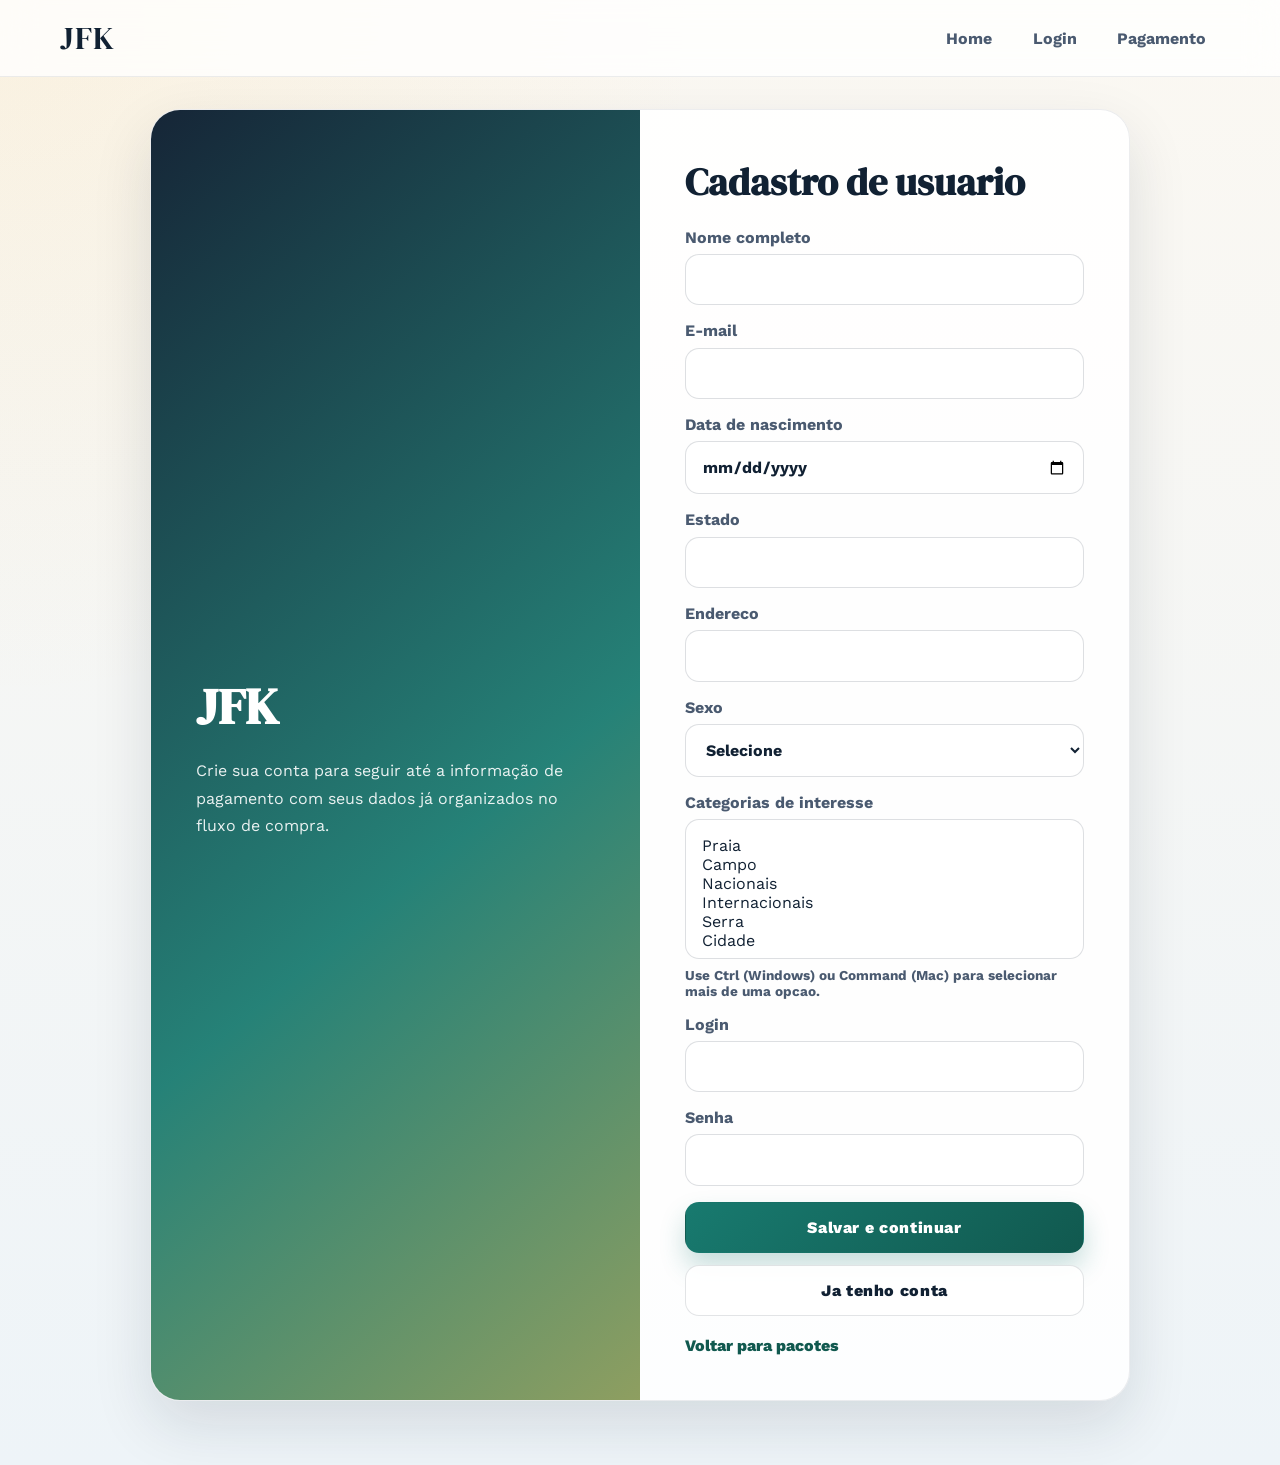
<file: cadastro.html>
<!DOCTYPE html>
<html lang="pt-BR">
<head>
    <meta charset="UTF-8">
    <meta name="viewport" content="width=device-width, initial-scale=1.0">
    <title>JFK | Cadastro</title>
    <link rel="stylesheet" href="style.css">
</head>
<body class="auth-body travel-body">
    <header class="site-header">
        <nav class="site-nav" aria-label="Navegação principal">
            <a class="brand" href="index.html">JFK</a>
            <div class="site-links">
                <a href="index.html">Home</a>
                <a href="login.html">Login</a>
                <a href="pagamento.html">Pagamento</a>
            </div>
        </nav>
    </header>
    <main class="auth-shell">
        <section class="auth-card" aria-labelledby="cadastro-titulo">
            <div class="auth-hero">
                <h1>JFK</h1>
                <p>Crie sua conta para seguir até a informação de pagamento com seus dados já organizados no fluxo de compra.</p>
            </div>
            <div class="auth-form-area">
                <h2 id="cadastro-titulo" class="auth-title">Cadastro de usuario</h2>
                <form class="auth-form" action="pagamento.html" method="get">
                    <div class="auth-field">
                        <label for="cadastro-nome">Nome completo</label>
                        <input id="cadastro-nome" name="nome" type="text" autocomplete="name" required>
                    </div>
                    <div class="auth-field">
                        <label for="cadastro-email">E-mail</label>
                        <input id="cadastro-email" name="email" type="email" autocomplete="email" required>
                    </div>
                    <div class="auth-field">
                        <label for="cadastro-nascimento">Data de nascimento</label>
                        <input id="cadastro-nascimento" name="nascimento" type="date" required>
                    </div>
                    <div class="auth-field">
                        <label for="cadastro-estado">Estado</label>
                        <input id="cadastro-estado" name="estado" type="text" autocomplete="address-level1" required>
                    </div>
                    <div class="auth-field">
                        <label for="cadastro-endereco">Endereco</label>
                        <input id="cadastro-endereco" name="endereco" type="text" autocomplete="street-address" required>
                    </div>
                    <div class="auth-field">
                        <label for="cadastro-sexo">Sexo</label>
                        <select id="cadastro-sexo" name="sexo" required>
                            <option value="" selected disabled>Selecione</option>
                            <option value="feminino">Feminino</option>
                            <option value="masculino">Masculino</option>
                            <option value="outro">Outro</option>
                            <option value="nao-informar">Prefiro nao informar</option>
                        </select>
                    </div>
                    <div class="auth-field">
                        <label for="cadastro-categorias">Categorias de interesse</label>
                        <select id="cadastro-categorias" name="categorias" multiple required>
                            <option value="praia">Praia</option>
                            <option value="campo">Campo</option>
                            <option value="nacionais">Nacionais</option>
                            <option value="internacionais">Internacionais</option>
                            <option value="serra">Serra</option>
                            <option value="cidade">Cidade</option>
                        </select>
                        <p class="auth-help">Use Ctrl (Windows) ou Command (Mac) para selecionar mais de uma opcao.</p>
                    </div>
                    <div class="auth-field">
                        <label for="cadastro-login">Login</label>
                        <input id="cadastro-login" name="login" type="text" autocomplete="username" required>
                    </div>
                    <div class="auth-field">
                        <label for="cadastro-senha">Senha</label>
                        <input id="cadastro-senha" name="senha" type="password" autocomplete="new-password" required>
                    </div>
                    <div class="auth-actions">
                        <button type="submit" class="btn-primary">Salvar e continuar</button>
                        <a class="btn-secondary" href="login.html" role="button">Ja tenho conta</a>
                    </div>
                </form>
                <a class="auth-back" href="index.html">Voltar para pacotes</a>
            </div>
        </section>
    </main>
</body>
</html>
</file>
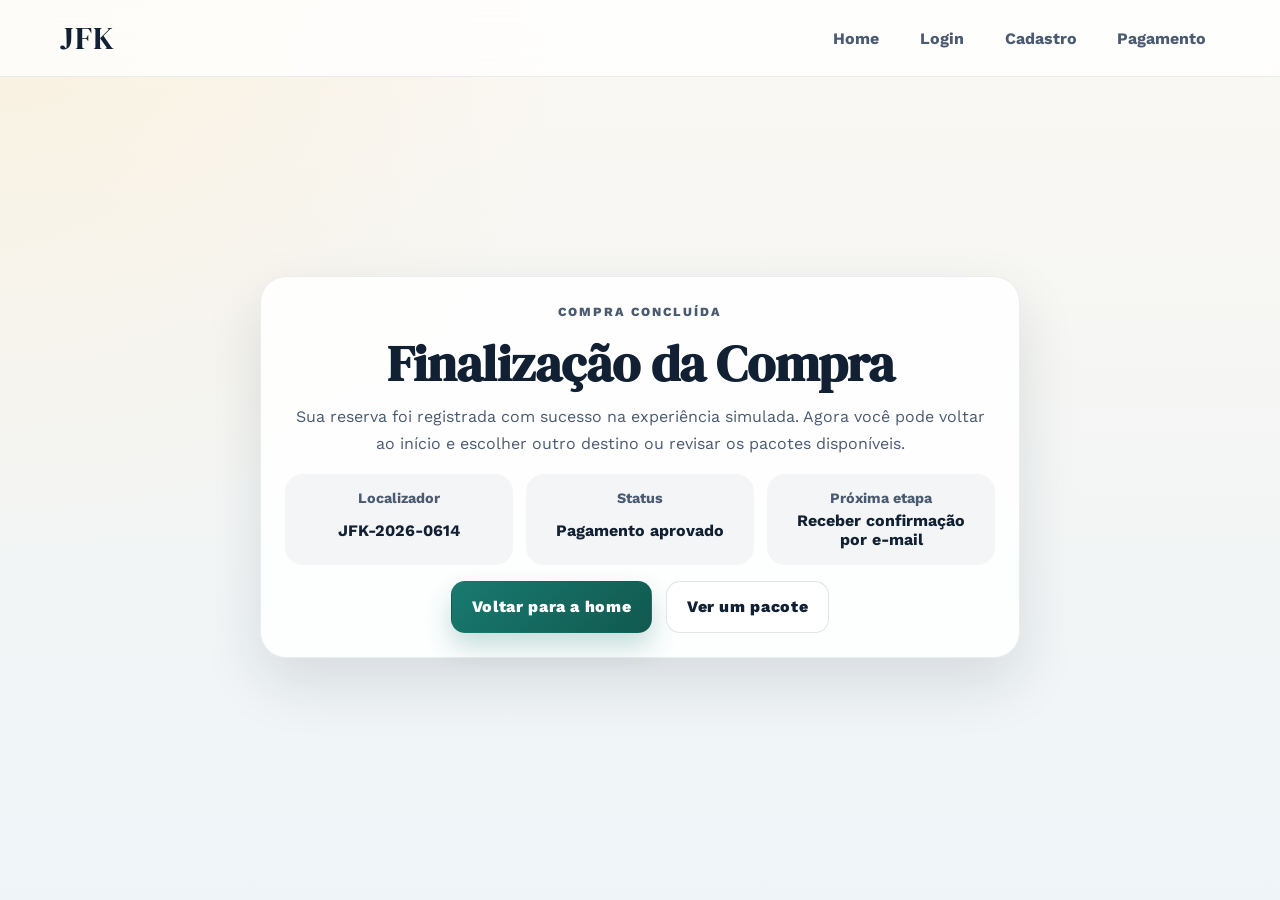
<file: finalizacao.html>
<!DOCTYPE html>
<html lang="pt-BR">
<head>
    <meta charset="UTF-8">
    <meta name="viewport" content="width=device-width, initial-scale=1.0">
    <title>JFK | Finalização da Compra</title>
    <link rel="stylesheet" href="style.css">
</head>
<body class="travel-body">
    <header class="site-header">
        <nav class="site-nav" aria-label="Navegação principal">
            <a class="brand" href="index.html">JFK</a>
            <div class="site-links">
                <a href="index.html">Home</a>
                <a href="login.html">Login</a>
                <a href="cadastro.html">Cadastro</a>
                <a href="pagamento.html">Pagamento</a>
            </div>
        </nav>
    </header>

    <main class="finish-shell">
        <section class="finish-card">
            <p class="eyebrow">Compra concluída</p>
            <h1>Finalização da Compra</h1>
            <p>Sua reserva foi registrada com sucesso na experiência simulada. Agora você pode voltar ao início e escolher outro destino ou revisar os pacotes disponíveis.</p>

            <div class="finish-summary">
                <div>
                    <span>Localizador</span>
                    <strong>JFK-2026-0614</strong>
                </div>
                <div>
                    <span>Status</span>
                    <strong>Pagamento aprovado</strong>
                </div>
                <div>
                    <span>Próxima etapa</span>
                    <strong>Receber confirmação por e-mail</strong>
                </div>
            </div>

            <div class="detail-actions">
                <a class="btn-primary" href="index.html">Voltar para a home</a>
                <a class="btn-secondary" href="pacote-paris.html">Ver um pacote</a>
            </div>
        </section>
    </main>
</body>
</html>
</file>
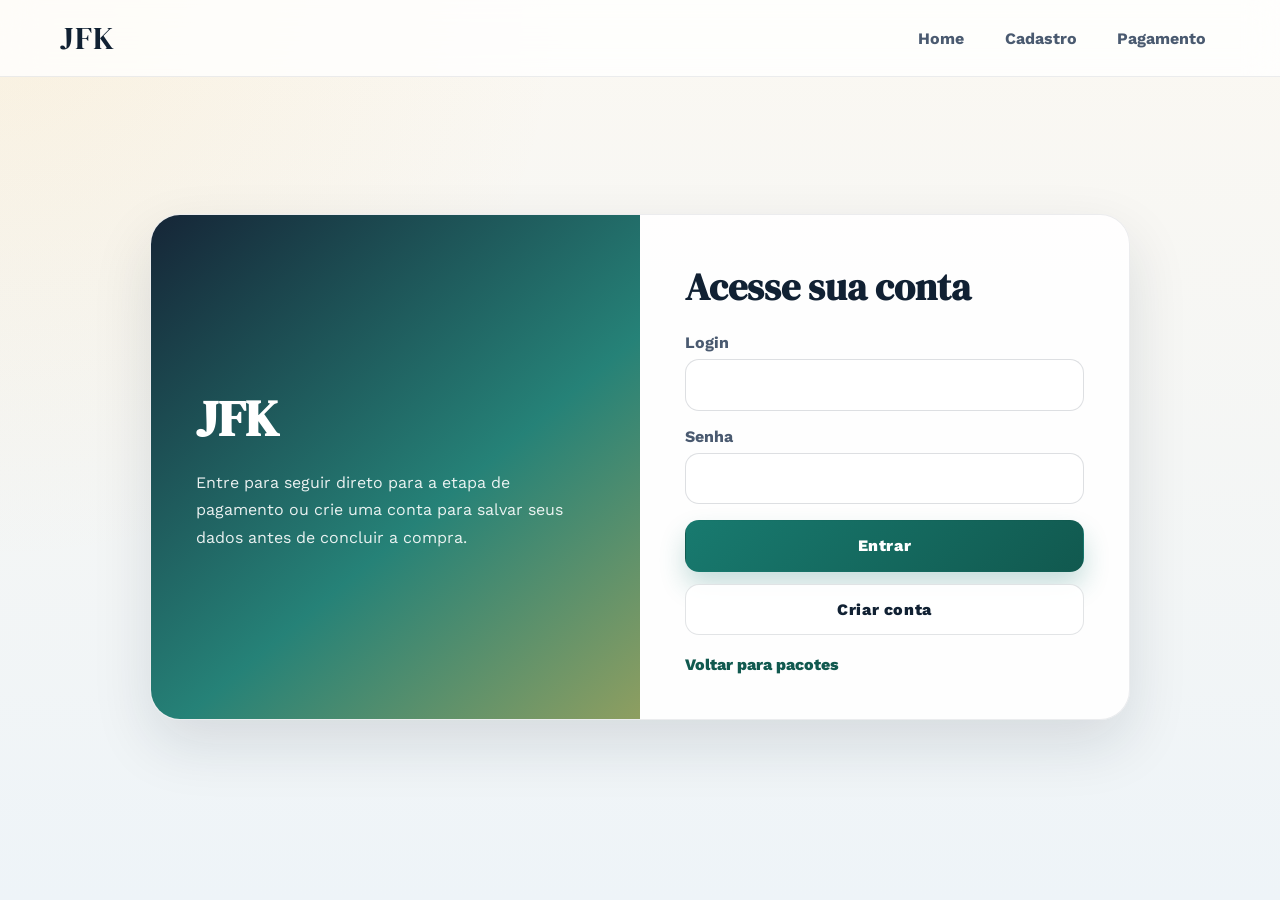
<file: login.html>
<!DOCTYPE html>
<html lang="pt-BR">
<head>
    <meta charset="UTF-8">
    <meta name="viewport" content="width=device-width, initial-scale=1.0">
    <title>JFK | Login</title>
    <link rel="stylesheet" href="style.css">
</head>
<body class="auth-body travel-body">
    <header class="site-header">
        <nav class="site-nav" aria-label="Navegação principal">
            <a class="brand" href="index.html">JFK</a>
            <div class="site-links">
                <a href="index.html">Home</a>
                <a href="cadastro.html">Cadastro</a>
                <a href="pagamento.html">Pagamento</a>
            </div>
        </nav>
    </header>
    <main class="auth-shell">
        <section class="auth-card" aria-labelledby="login-titulo">
            <div class="auth-hero">
                <h1>JFK</h1>
                <p>Entre para seguir direto para a etapa de pagamento ou crie uma conta para salvar seus dados antes de concluir a compra.</p>
            </div>
            <div class="auth-form-area">
                <h2 id="login-titulo" class="auth-title">Acesse sua conta</h2>
                <form class="auth-form" action="pagamento.html" method="get">
                    <div class="auth-field">
                        <label for="login-usuario">Login</label>
                        <input id="login-usuario" name="login" type="text" autocomplete="username" required>
                    </div>
                    <div class="auth-field">
                        <label for="login-senha">Senha</label>
                        <input id="login-senha" name="senha" type="password" autocomplete="current-password" required>
                    </div>
                    <div class="auth-actions">
                        <button type="submit" class="btn-primary">Entrar</button>
                        <a class="btn-secondary" href="cadastro.html" role="button">Criar conta</a>
                    </div>
                </form>
                <a class="auth-back" href="index.html">Voltar para pacotes</a>
            </div>
        </section>
    </main>
</body>
</html>
</file>
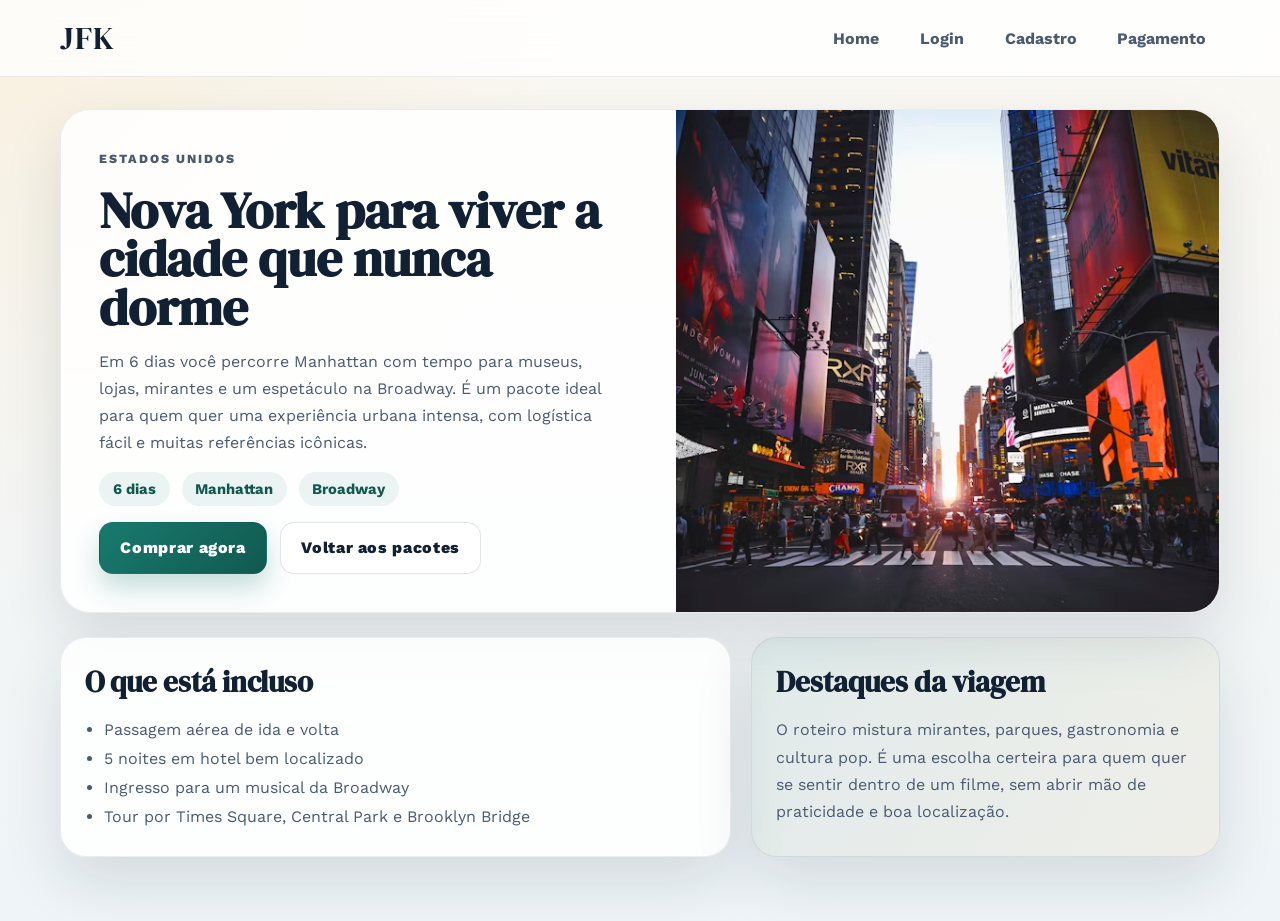
<file: pacote-nova-york.html>
<!DOCTYPE html>
<html lang="pt-BR">
<head>
    <meta charset="UTF-8">
    <meta name="viewport" content="width=device-width, initial-scale=1.0">
    <title>JFK | Nova York</title>
    <link rel="stylesheet" href="style.css">
</head>
<body class="travel-body">
    <header class="site-header">
        <nav class="site-nav" aria-label="Navegação principal">
            <a class="brand" href="index.html">JFK</a>
            <div class="site-links">
                <a href="index.html">Home</a>
                <a href="login.html">Login</a>
                <a href="cadastro.html">Cadastro</a>
                <a href="pagamento.html">Pagamento</a>
            </div>
        </nav>
    </header>

    <main class="travel-main">
        <section class="detail-hero">
            <div class="detail-copy">
                <p class="eyebrow">Estados Unidos</p>
                <h1>Nova York para viver a cidade que nunca dorme</h1>
                <p>Em 6 dias você percorre Manhattan com tempo para museus, lojas, mirantes e um espetáculo na Broadway. É um pacote ideal para quem quer uma experiência urbana intensa, com logística fácil e muitas referências icônicas.</p>
                <div class="detail-meta">
                    <span>6 dias</span>
                    <span>Manhattan</span>
                    <span>Broadway</span>
                </div>
                <div class="detail-actions">
                    <a class="btn-primary" href="login.html">Comprar agora</a>
                    <a class="btn-secondary" href="index.html">Voltar aos pacotes</a>
                </div>
            </div>
            <figure class="detail-media">
                <img src="img/photo-newyork.avif" alt="Skyline de Nova York com prédios iluminados" />
            </figure>
        </section>

        <section class="detail-grid" aria-label="Detalhes do pacote Nova York">
            <article class="info-panel">
                <h2>O que está incluso</h2>
                <ul>
                    <li>Passagem aérea de ida e volta</li>
                    <li>5 noites em hotel bem localizado</li>
                    <li>Ingresso para um musical da Broadway</li>
                    <li>Tour por Times Square, Central Park e Brooklyn Bridge</li>
                </ul>
            </article>
            <article class="info-panel highlight-panel">
                <h2>Destaques da viagem</h2>
                <p>O roteiro mistura mirantes, parques, gastronomia e cultura pop. É uma escolha certeira para quem quer se sentir dentro de um filme, sem abrir mão de praticidade e boa localização.</p>
            </article>
        </section>
    </main>
</body>
</html>
</file>
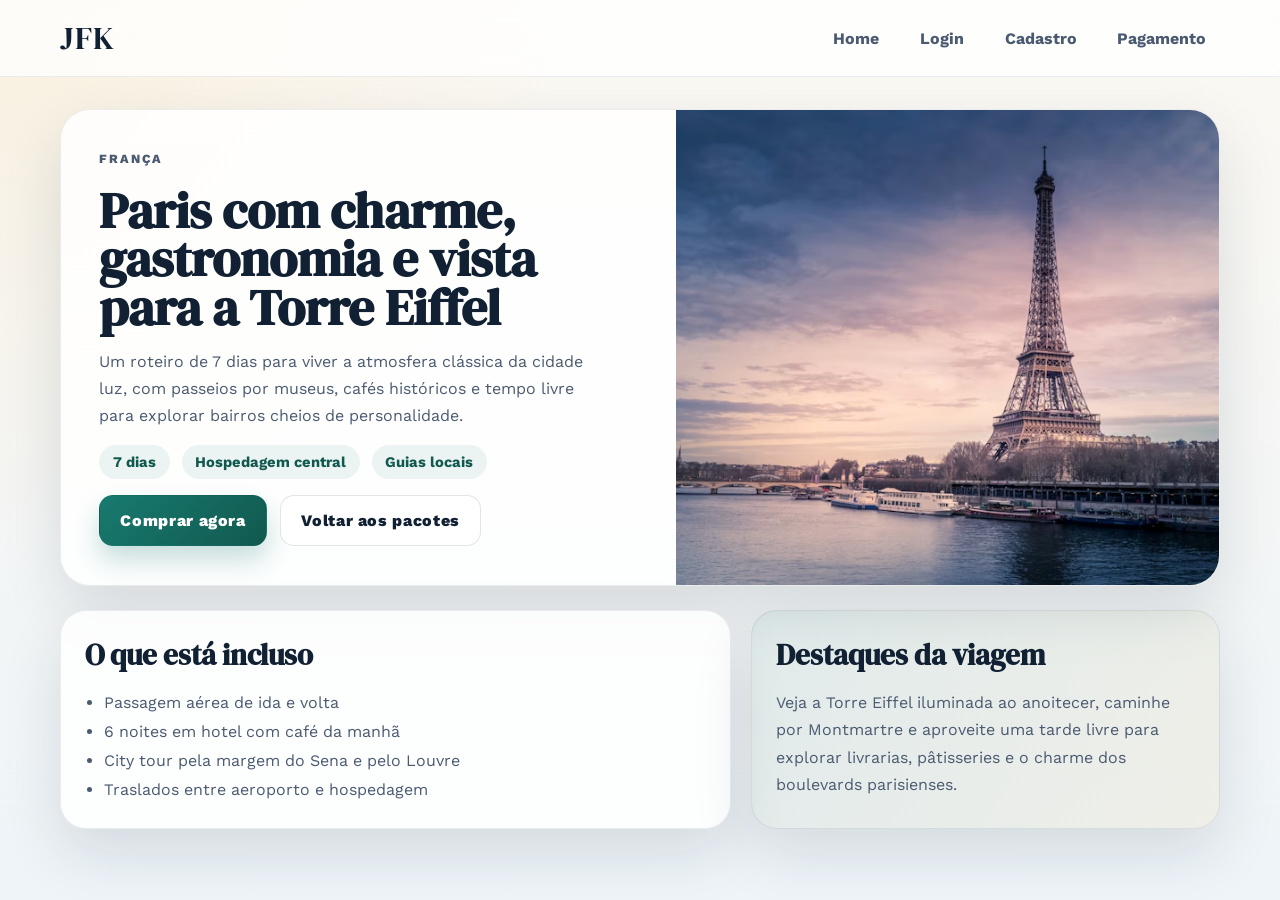
<file: pacote-paris.html>
<!DOCTYPE html>
<html lang="pt-BR">
<head>
    <meta charset="UTF-8">
    <meta name="viewport" content="width=device-width, initial-scale=1.0">
    <title>JFK | Paris</title>
    <link rel="stylesheet" href="style.css">
</head>
<body class="travel-body">
    <header class="site-header">
        <nav class="site-nav" aria-label="Navegação principal">
            <a class="brand" href="index.html">JFK</a>
            <div class="site-links">
                <a href="index.html">Home</a>
                <a href="login.html">Login</a>
                <a href="cadastro.html">Cadastro</a>
                <a href="pagamento.html">Pagamento</a>
            </div>
        </nav>
    </header>

    <main class="travel-main">
        <section class="detail-hero">
            <div class="detail-copy">
                <p class="eyebrow">França</p>
                <h1>Paris com charme, gastronomia e vista para a Torre Eiffel</h1>
                <p>Um roteiro de 7 dias para viver a atmosfera clássica da cidade luz, com passeios por museus, cafés históricos e tempo livre para explorar bairros cheios de personalidade.</p>
                <div class="detail-meta">
                    <span>7 dias</span>
                    <span>Hospedagem central</span>
                    <span>Guias locais</span>
                </div>
                <div class="detail-actions">
                    <a class="btn-primary" href="login.html">Comprar agora</a>
                    <a class="btn-secondary" href="index.html">Voltar aos pacotes</a>
                </div>
            </div>
            <figure class="detail-media">
                <img src="img/photo-paris.avif" alt="Vista da cidade de Paris com clima turístico" />
            </figure>
        </section>

        <section class="detail-grid" aria-label="Detalhes do pacote Paris">
            <article class="info-panel">
                <h2>O que está incluso</h2>
                <ul>
                    <li>Passagem aérea de ida e volta</li>
                    <li>6 noites em hotel com café da manhã</li>
                    <li>City tour pela margem do Sena e pelo Louvre</li>
                    <li>Traslados entre aeroporto e hospedagem</li>
                </ul>
            </article>
            <article class="info-panel highlight-panel">
                <h2>Destaques da viagem</h2>
                <p>Veja a Torre Eiffel iluminada ao anoitecer, caminhe por Montmartre e aproveite uma tarde livre para explorar livrarias, pâtisseries e o charme dos boulevards parisienses.</p>
            </article>
        </section>
    </main>
</body>
</html>
</file>
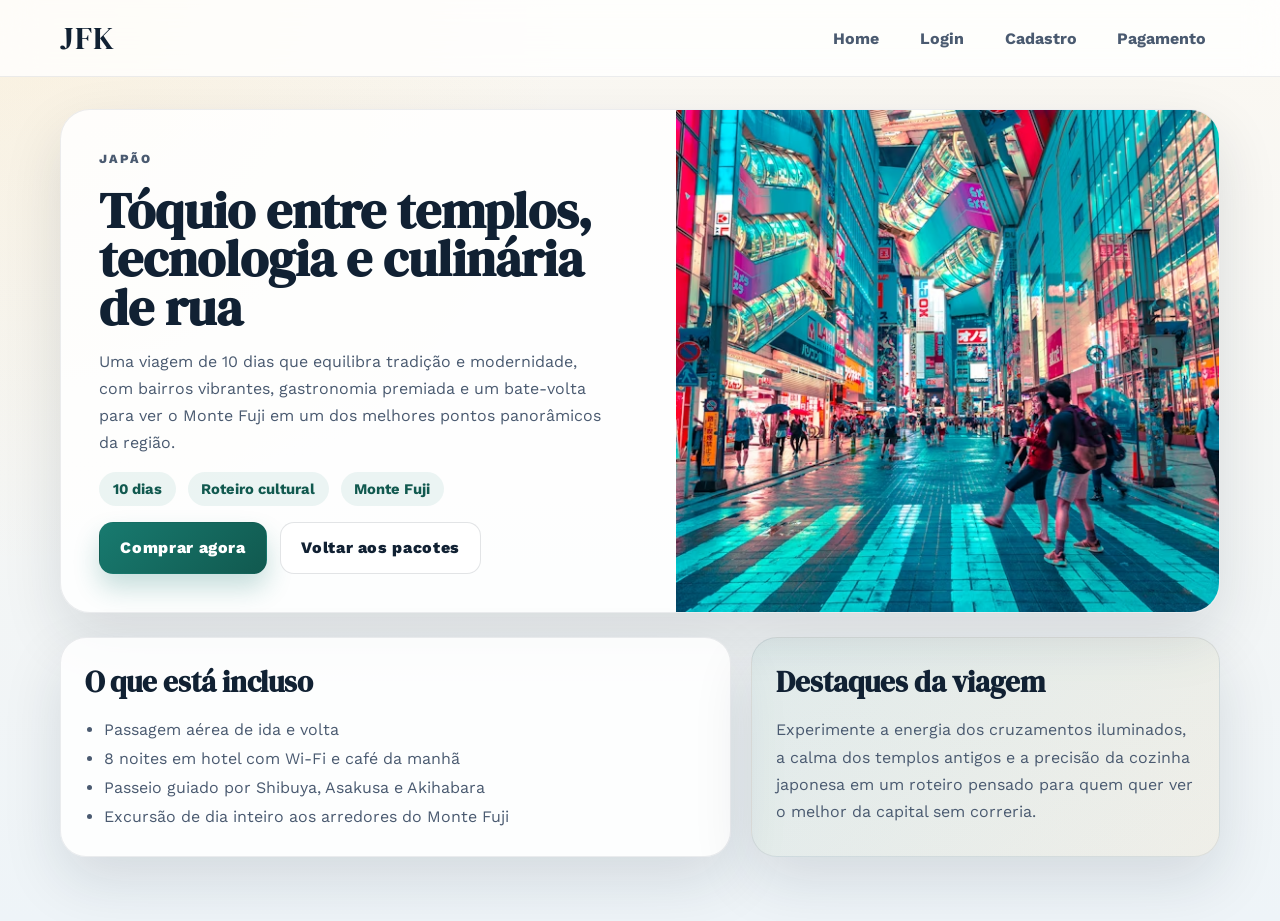
<file: pacote-toquio.html>
<!DOCTYPE html>
<html lang="pt-BR">
<head>
    <meta charset="UTF-8">
    <meta name="viewport" content="width=device-width, initial-scale=1.0">
    <title>JFK | Tóquio</title>
    <link rel="stylesheet" href="style.css">
</head>
<body class="travel-body">
    <header class="site-header">
        <nav class="site-nav" aria-label="Navegação principal">
            <a class="brand" href="index.html">JFK</a>
            <div class="site-links">
                <a href="index.html">Home</a>
                <a href="login.html">Login</a>
                <a href="cadastro.html">Cadastro</a>
                <a href="pagamento.html">Pagamento</a>
            </div>
        </nav>
    </header>

    <main class="travel-main">
        <section class="detail-hero">
            <div class="detail-copy">
                <p class="eyebrow">Japão</p>
                <h1>Tóquio entre templos, tecnologia e culinária de rua</h1>
                <p>Uma viagem de 10 dias que equilibra tradição e modernidade, com bairros vibrantes, gastronomia premiada e um bate-volta para ver o Monte Fuji em um dos melhores pontos panorâmicos da região.</p>
                <div class="detail-meta">
                    <span>10 dias</span>
                    <span>Roteiro cultural</span>
                    <span>Monte Fuji</span>
                </div>
                <div class="detail-actions">
                    <a class="btn-primary" href="login.html">Comprar agora</a>
                    <a class="btn-secondary" href="index.html">Voltar aos pacotes</a>
                </div>
            </div>
            <figure class="detail-media">
                <img src="img/photo-tokio.avif" alt="Paisagem urbana de Tóquio com luzes noturnas" />
            </figure>
        </section>

        <section class="detail-grid" aria-label="Detalhes do pacote Tóquio">
            <article class="info-panel">
                <h2>O que está incluso</h2>
                <ul>
                    <li>Passagem aérea de ida e volta</li>
                    <li>8 noites em hotel com Wi-Fi e café da manhã</li>
                    <li>Passeio guiado por Shibuya, Asakusa e Akihabara</li>
                    <li>Excursão de dia inteiro aos arredores do Monte Fuji</li>
                </ul>
            </article>
            <article class="info-panel highlight-panel">
                <h2>Destaques da viagem</h2>
                <p>Experimente a energia dos cruzamentos iluminados, a calma dos templos antigos e a precisão da cozinha japonesa em um roteiro pensado para quem quer ver o melhor da capital sem correria.</p>
            </article>
        </section>
    </main>
</body>
</html>
</file>
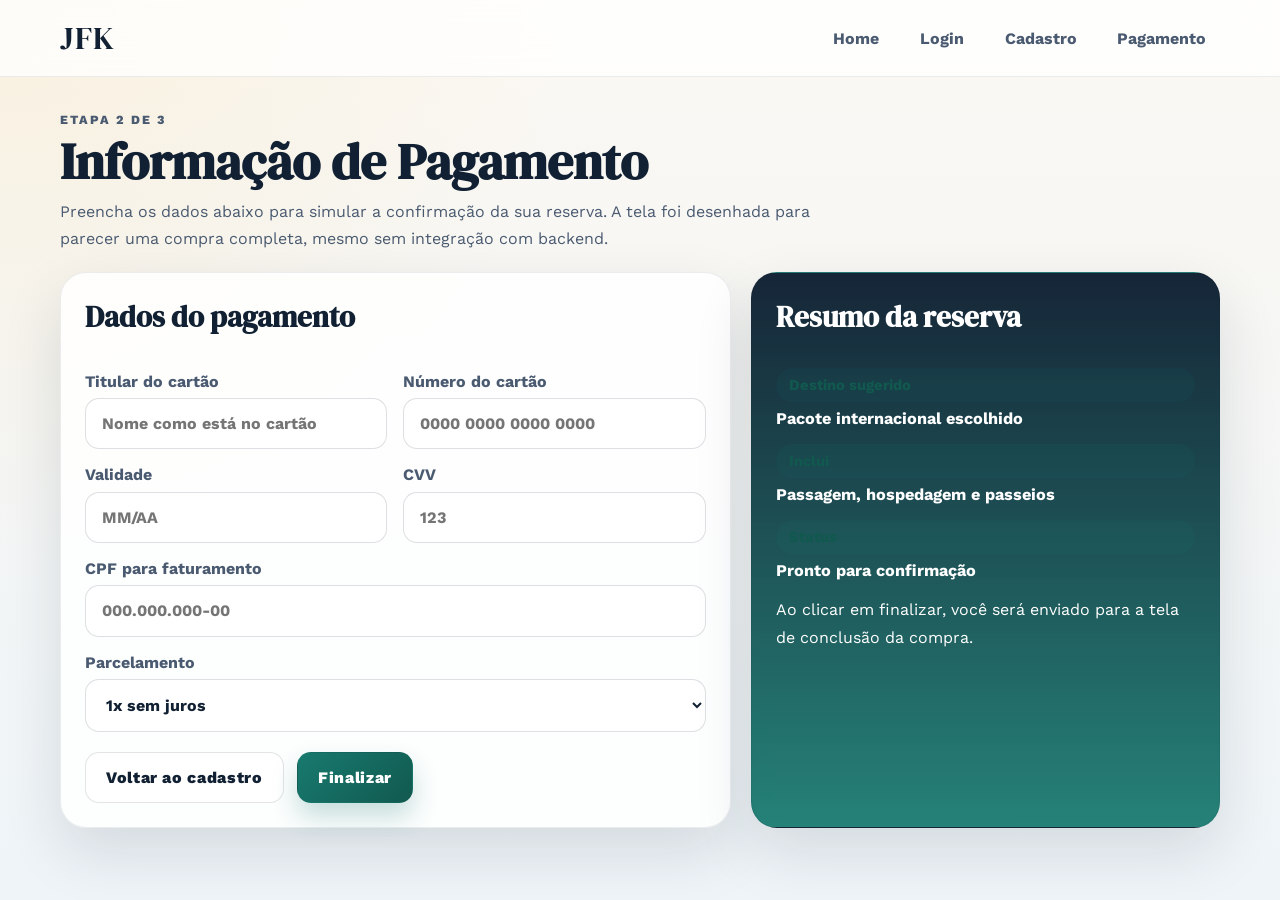
<file: pagamento.html>
<!DOCTYPE html>
<html lang="pt-BR">
<head>
    <meta charset="UTF-8">
    <meta name="viewport" content="width=device-width, initial-scale=1.0">
    <title>JFK | Informação de Pagamento</title>
    <link rel="stylesheet" href="style.css">
</head>
<body class="travel-body">
    <header class="site-header">
        <nav class="site-nav" aria-label="Navegação principal">
            <a class="brand" href="index.html">JFK</a>
            <div class="site-links">
                <a href="index.html">Home</a>
                <a href="login.html">Login</a>
                <a href="cadastro.html">Cadastro</a>
                <a href="pagamento.html">Pagamento</a>
            </div>
        </nav>
    </header>

    <main class="checkout-shell">
        <section class="checkout-hero">
            <p class="eyebrow">Etapa 2 de 3</p>
            <h1>Informação de Pagamento</h1>
            <p>Preencha os dados abaixo para simular a confirmação da sua reserva. A tela foi desenhada para parecer uma compra completa, mesmo sem integração com backend.</p>
        </section>

        <section class="checkout-grid">
            <form class="checkout-card" action="finalizacao.html" method="get">
                <h2>Dados do pagamento</h2>
                <div class="checkout-form-grid">
                    <label class="checkout-field" for="titular">
                        <span>Titular do cartão</span>
                        <input id="titular" name="titular" type="text" placeholder="Nome como está no cartão" required>
                    </label>
                    <label class="checkout-field" for="numero-cartao">
                        <span>Número do cartão</span>
                        <input id="numero-cartao" name="numero-cartao" type="text" inputmode="numeric" placeholder="0000 0000 0000 0000" required>
                    </label>
                    <label class="checkout-field" for="validade">
                        <span>Validade</span>
                        <input id="validade" name="validade" type="text" placeholder="MM/AA" required>
                    </label>
                    <label class="checkout-field" for="cvv">
                        <span>CVV</span>
                        <input id="cvv" name="cvv" type="password" inputmode="numeric" placeholder="123" required>
                    </label>
                    <label class="checkout-field checkout-field-full" for="cpf">
                        <span>CPF para faturamento</span>
                        <input id="cpf" name="cpf" type="text" placeholder="000.000.000-00" required>
                    </label>
                    <label class="checkout-field checkout-field-full" for="parcelamento">
                        <span>Parcelamento</span>
                        <select id="parcelamento" name="parcelamento" required>
                            <option value="1x">1x sem juros</option>
                            <option value="3x">3x sem juros</option>
                            <option value="6x">6x com acréscimo</option>
                        </select>
                    </label>
                </div>
                <div class="checkout-actions">
                    <a class="btn-secondary" href="cadastro.html">Voltar ao cadastro</a>
                    <button type="submit" class="btn-primary">Finalizar</button>
                </div>
            </form>

            <aside class="summary-card" aria-label="Resumo da reserva">
                <h2>Resumo da reserva</h2>
                <div class="summary-item">
                    <span>Destino sugerido</span>
                    <strong>Pacote internacional escolhido</strong>
                </div>
                <div class="summary-item">
                    <span>Inclui</span>
                    <strong>Passagem, hospedagem e passeios</strong>
                </div>
                <div class="summary-item">
                    <span>Status</span>
                    <strong>Pronto para confirmação</strong>
                </div>
                <p class="summary-note">Ao clicar em finalizar, você será enviado para a tela de conclusão da compra.</p>
            </aside>
        </section>
    </main>
</body>
</html>
</file>
<file: style.css>
@import url('https://fonts.googleapis.com/css2?family=DM+Serif+Display&family=Work+Sans:wght@400;500;600;700;800&display=swap');

:root {
    --ink: #112133;
    --ink-soft: #4a5a70;
    --paper: #f6f1e8;
    --paper-2: #edf2f7;
    --gold: #f1b43b;
    --teal: #187a6f;
    --teal-dark: #11594f;
    --card: #ffffff;
    --shadow: 0 24px 60px rgba(17, 33, 51, 0.12);
}

* {
    margin: 0;
    padding: 0;
    box-sizing: border-box;
}

html {
    scroll-behavior: smooth;
}

body {
    font-family: 'Work Sans', Arial, sans-serif;
    color: var(--ink);
    background:
        radial-gradient(circle at top left, rgba(241, 180, 59, 0.12), transparent 34%),
        radial-gradient(circle at right top, rgba(24, 122, 111, 0.11), transparent 28%),
        linear-gradient(180deg, #fbf8f2 0%, #edf3f8 100%);
    min-height: 100vh;
}

a {
    color: inherit;
}

img {
    display: block;
    max-width: 100%;
}

button,
input,
select {
    font: inherit;
}

.travel-body {
    background:
        radial-gradient(circle at top left, rgba(241, 180, 59, 0.10), transparent 36%),
        linear-gradient(180deg, #fbf8f2 0%, #eef4f8 100%);
}

.site-header {
    position: sticky;
    top: 0;
    z-index: 50;
    backdrop-filter: blur(16px);
    background: rgba(255, 255, 255, 0.78);
    border-bottom: 1px solid rgba(17, 33, 51, 0.08);
}

.site-nav {
    max-width: 1200px;
    margin: 0 auto;
    padding: 1rem 1.25rem;
    display: flex;
    align-items: center;
    justify-content: space-between;
    gap: 1rem;
}

.brand {
    font-family: 'DM Serif Display', 'Times New Roman', serif;
    font-size: 2rem;
    text-decoration: none;
    letter-spacing: 1px;
}

.site-links {
    display: flex;
    flex-wrap: wrap;
    gap: 0.85rem;
}

.site-links a {
    text-decoration: none;
    color: var(--ink-soft);
    font-weight: 700;
    padding: 0.55rem 0.85rem;
    border-radius: 999px;
    transition: background 0.2s ease, color 0.2s ease, transform 0.2s ease;
}

.site-links a:hover {
    background: rgba(24, 122, 111, 0.08);
    color: var(--teal-dark);
    transform: translateY(-1px);
}

.travel-main {
    max-width: 1200px;
    margin: 0 auto;
    padding: 2rem 1.25rem 4rem;
}

.eyebrow {
    display: inline-flex;
    align-items: center;
    gap: 0.5rem;
    text-transform: uppercase;
    letter-spacing: 0.16em;
    font-size: 0.78rem;
    font-weight: 800;
    color: var(--teal);
}

.btn-primary,
.btn-secondary,
.package-link {
    display: inline-flex;
    align-items: center;
    justify-content: center;
    padding: 0.95rem 1.25rem;
    border-radius: 14px;
    text-decoration: none;
    font-weight: 800;
    letter-spacing: 0.04em;
    border: 1px solid transparent;
    transition: transform 0.2s ease, box-shadow 0.2s ease, background 0.2s ease;
}

.btn-primary {
    background: linear-gradient(135deg, var(--teal) 0%, var(--teal-dark) 100%);
    color: #fff;
    box-shadow: 0 14px 26px rgba(24, 122, 111, 0.24);
}

.btn-secondary {
    background: rgba(255, 255, 255, 0.9);
    color: var(--ink);
    border-color: rgba(17, 33, 51, 0.12);
}

.btn-primary:hover,
.btn-secondary:hover,
.package-link:hover {
    transform: translateY(-1px);
}

.hero-banner {
    display: grid;
    grid-template-columns: minmax(0, 1.05fr) minmax(0, 1fr);
    gap: 1.5rem;
    align-items: stretch;
    margin-bottom: 2.5rem;
}

.hero-copy,
.hero-visual,
.detail-hero,
.info-panel,
.checkout-card,
.summary-card,
.finish-card {
    background: rgba(255, 255, 255, 0.84);
    border: 1px solid rgba(17, 33, 51, 0.08);
    box-shadow: var(--shadow);
}

.hero-copy {
    border-radius: 28px;
    padding: 2.5rem;
    display: flex;
    flex-direction: column;
    justify-content: center;
    gap: 1.25rem;
}

.hero-copy h1,
.detail-copy h1,
.checkout-hero h1,
.finish-card h1 {
    font-family: 'DM Serif Display', 'Times New Roman', serif;
    font-size: clamp(2.4rem, 4vw, 4.4rem);
    line-height: 0.95;
}

.hero-copy p,
.detail-copy p,
.checkout-hero p,
.finish-card p,
.summary-note,
.info-panel p,
.package-card p {
    color: var(--ink-soft);
    line-height: 1.7;
}

.hero-copy .hero-actions,
.detail-actions,
.checkout-actions {
    display: flex;
    flex-wrap: wrap;
    gap: 0.85rem;
}

.hero-visual {
    border-radius: 28px;
    padding: 1rem;
}

.banner-shell {
    height: 100%;
    display: grid;
    grid-template-columns: auto 1fr auto;
    gap: 0.85rem;
    align-items: center;
}

.banner-control {
    width: 52px;
    height: 52px;
    border: 1px solid rgba(17, 33, 51, 0.12);
    background: #fff;
    color: var(--ink);
    border-radius: 50%;
    cursor: pointer;
    font-size: 1.35rem;
    box-shadow: 0 10px 18px rgba(17, 33, 51, 0.08);
}

.banner-frame {
    min-height: 420px;
    border-radius: 22px;
    overflow: hidden;
    position: relative;
    background: linear-gradient(135deg, #dce6ef 0%, #f4ecdf 100%);
}

.banner-frame img {
    width: 100%;
    height: 100%;
    object-fit: cover;
}

.banner-frame::after {
    content: '';
    position: absolute;
    inset: auto 0 0;
    height: 42%;
    background: linear-gradient(180deg, rgba(12, 25, 38, 0) 0%, rgba(12, 25, 38, 0.48) 100%);
}

.banner-copy {
    position: absolute;
    inset: auto 0 0;
    z-index: 1;
    padding: 1.5rem;
    color: #fff;
}

.banner-copy h2 {
    font-family: 'DM Serif Display', 'Times New Roman', serif;
    font-size: 1.9rem;
    margin-bottom: 0.35rem;
}

.banner-copy p {
    max-width: 34ch;
    color: rgba(255, 255, 255, 0.88);
}

.section-heading {
    display: flex;
    flex-direction: column;
    gap: 0.45rem;
    margin: 1.5rem 0 1.25rem;
}

.section-heading h2 {
    font-family: 'DM Serif Display', 'Times New Roman', serif;
    font-size: clamp(2rem, 3vw, 2.8rem);
}

.section-heading p {
    color: var(--ink-soft);
    max-width: 68ch;
    line-height: 1.7;
}

.packages-grid {
    display: grid;
    grid-template-columns: repeat(4, minmax(0, 1fr));
    gap: 1.25rem;
}

.package-card {
    display: flex;
    flex-direction: column;
    border-radius: 24px;
    overflow: hidden;
    text-decoration: none;
    min-height: 100%;
    transition: transform 0.2s ease, box-shadow 0.2s ease;
}

.package-card:hover {
    transform: translateY(-4px);
    box-shadow: 0 20px 40px rgba(17, 33, 51, 0.14);
}

.package-thumb {
    aspect-ratio: 4 / 3;
    position: relative;
    overflow: hidden;
}

.package-thumb img {
    width: 100%;
    height: 100%;
    object-fit: cover;
    transition: transform 0.35s ease;
}

.package-card:hover .package-thumb img {
    transform: scale(1.04);
}

.package-content {
    flex: 1;
    padding: 1.25rem;
    background: rgba(255, 255, 255, 0.9);
    display: flex;
    flex-direction: column;
    gap: 0.8rem;
}

.package-content h3 {
    font-family: 'DM Serif Display', 'Times New Roman', serif;
    font-size: 1.55rem;
    line-height: 1.05;
}

.package-price {
    font-weight: 800;
    color: var(--teal);
}

.package-link {
    margin-top: auto;
    background: rgba(17, 33, 51, 0.04);
    color: var(--ink);
}

.detail-hero {
    display: grid;
    grid-template-columns: minmax(0, 1fr) minmax(320px, 0.92fr);
    gap: 1.5rem;
    border-radius: 30px;
    overflow: hidden;
    margin-bottom: 1.5rem;
}

.detail-copy {
    padding: 2.4rem;
    display: flex;
    flex-direction: column;
    justify-content: center;
    gap: 1rem;
}

.detail-copy h1 {
    font-size: clamp(2.2rem, 4vw, 4rem);
}

.detail-meta {
    display: flex;
    flex-wrap: wrap;
    gap: 0.75rem;
}

.detail-meta span,
.summary-item span {
    display: inline-flex;
    align-items: center;
    padding: 0.5rem 0.85rem;
    background: rgba(24, 122, 111, 0.08);
    border-radius: 999px;
    color: var(--teal-dark);
    font-weight: 700;
    font-size: 0.92rem;
}

.detail-media {
    min-height: 100%;
}

.detail-media img {
    width: 100%;
    height: 100%;
    object-fit: cover;
}

.detail-grid,
.checkout-grid {
    display: grid;
    grid-template-columns: minmax(0, 1fr) minmax(300px, 0.7fr);
    gap: 1.25rem;
}

.info-panel,
.checkout-card,
.summary-card,
.finish-card {
    border-radius: 26px;
    padding: 1.5rem;
}

.info-panel h2,
.checkout-card h2,
.summary-card h2 {
    font-family: 'DM Serif Display', 'Times New Roman', serif;
    font-size: 1.8rem;
    margin-bottom: 0.9rem;
}

.info-panel ul {
    padding-left: 1.2rem;
    color: var(--ink-soft);
    line-height: 1.8;
}

.highlight-panel {
    background: linear-gradient(140deg, rgba(24, 122, 111, 0.08), rgba(241, 180, 59, 0.08));
}

.checkout-shell,
.finish-shell {
    max-width: 1200px;
    margin: 0 auto;
    padding: 2rem 1.25rem 4rem;
}

.checkout-hero {
    margin-bottom: 1.25rem;
    max-width: 760px;
}

.checkout-hero h1 {
    margin: 0.4rem 0 0.8rem;
    font-size: clamp(2.3rem, 4vw, 4rem);
}

.checkout-card {
    display: flex;
    flex-direction: column;
    gap: 1.25rem;
}

.checkout-form-grid {
    display: grid;
    grid-template-columns: repeat(2, minmax(0, 1fr));
    gap: 1rem;
}

.checkout-field {
    display: flex;
    flex-direction: column;
    gap: 0.45rem;
    color: var(--ink-soft);
    font-weight: 700;
}

.checkout-field-full {
    grid-column: 1 / -1;
}

.checkout-field input,
.checkout-field select,
.auth-field input,
.auth-field select {
    border: 1px solid rgba(17, 33, 51, 0.14);
    border-radius: 14px;
    padding: 0.95rem 1rem;
    background: rgba(255, 255, 255, 0.95);
    color: var(--ink);
    transition: border-color 0.2s ease, box-shadow 0.2s ease;
}

.checkout-field input:focus,
.checkout-field select:focus,
.auth-field input:focus,
.auth-field select:focus {
    outline: none;
    border-color: var(--teal);
    box-shadow: 0 0 0 4px rgba(24, 122, 111, 0.12);
}

.summary-card {
    display: flex;
    flex-direction: column;
    gap: 1rem;
    background: linear-gradient(180deg, rgba(17, 33, 51, 0.98), rgba(24, 122, 111, 0.94));
    color: #fff;
}

.summary-card h2,
.summary-card .summary-note,
.summary-card .summary-item strong {
    color: inherit;
}

.summary-item {
    display: grid;
    gap: 0.45rem;
}

.summary-item strong {
    font-size: 1.02rem;
}

.summary-note {
    color: rgba(255, 255, 255, 0.84);
}

.finish-shell {
    min-height: calc(100vh - 88px);
    display: grid;
    place-items: center;
}

.finish-card {
    width: min(760px, 100%);
    text-align: center;
    display: grid;
    justify-items: center;
    gap: 1rem;
}

.finish-summary {
    width: 100%;
    display: grid;
    grid-template-columns: repeat(3, minmax(0, 1fr));
    gap: 0.85rem;
}

.finish-summary div {
    padding: 1rem;
    border-radius: 18px;
    background: rgba(17, 33, 51, 0.04);
    display: grid;
    gap: 0.35rem;
}

.finish-summary span {
    color: var(--ink-soft);
    font-size: 0.9rem;
    font-weight: 700;
}

.finish-summary strong {
    font-size: 1rem;
}

.auth-body {
    font-family: 'Work Sans', Arial, sans-serif;
}

.auth-shell {
    min-height: calc(100vh - 88px);
    display: grid;
    place-items: center;
    padding: 2rem 1.25rem 4rem;
}

.auth-card {
    width: min(980px, 100%);
    display: grid;
    grid-template-columns: minmax(0, 1fr) minmax(0, 1fr);
    border-radius: 30px;
    overflow: hidden;
    box-shadow: var(--shadow);
    border: 1px solid rgba(17, 33, 51, 0.08);
    background: rgba(255, 255, 255, 0.88);
}

.auth-hero {
    padding: 2.8rem;
    color: #fff;
    background:
        linear-gradient(140deg, rgba(17, 33, 51, 0.98) 0%, rgba(24, 122, 111, 0.94) 58%, rgba(241, 180, 59, 0.92) 140%);
    display: flex;
    flex-direction: column;
    justify-content: center;
    gap: 1rem;
}

.auth-hero h1,
.auth-title {
    font-family: 'DM Serif Display', 'Times New Roman', serif;
}

.auth-hero h1 {
    font-size: clamp(2.4rem, 4vw, 4rem);
}

.auth-hero p {
    line-height: 1.7;
    color: rgba(255, 255, 255, 0.9);
}

.auth-form-area {
    padding: 2.8rem;
    display: flex;
    flex-direction: column;
    gap: 1.25rem;
}

.auth-title {
    font-size: clamp(1.9rem, 3vw, 2.5rem);
}

.auth-form {
    display: grid;
    gap: 1rem;
}

.auth-field {
    display: flex;
    flex-direction: column;
    gap: 0.45rem;
    color: var(--ink-soft);
    font-weight: 700;
}

.auth-field select[multiple] {
    min-height: 140px;
}

.auth-actions {
    display: grid;
    gap: 0.75rem;
}

.auth-help {
    font-size: 0.85rem;
    color: var(--ink-soft);
}

.auth-back {
    display: inline-flex;
    text-decoration: none;
    color: var(--teal-dark);
    font-weight: 800;
}

.auth-back:hover {
    color: var(--teal);
}

@media (max-width: 1100px) {
    .packages-grid {
        grid-template-columns: repeat(2, minmax(0, 1fr));
    }

    .hero-banner,
    .detail-hero,
    .detail-grid,
    .checkout-grid,
    .auth-card {
        grid-template-columns: 1fr;
    }

    .banner-frame {
        min-height: 360px;
    }

    .finish-summary {
        grid-template-columns: 1fr;
    }
}

@media (max-width: 720px) {
    .site-nav {
        align-items: flex-start;
        flex-direction: column;
    }

    .hero-copy,
    .detail-copy,
    .auth-hero,
    .auth-form-area,
    .checkout-card,
    .summary-card,
    .finish-card {
        padding: 1.5rem;
    }

    .packages-grid,
    .checkout-form-grid {
        grid-template-columns: 1fr;
    }

    .banner-shell {
        grid-template-columns: 1fr;
    }

    .banner-control {
        display: none;
    }

    .banner-frame {
        min-height: 300px;
    }

    .hero-copy h1,
    .detail-copy h1,
    .checkout-hero h1,
    .finish-card h1 {
        line-height: 1.02;
    }
}
</file>
